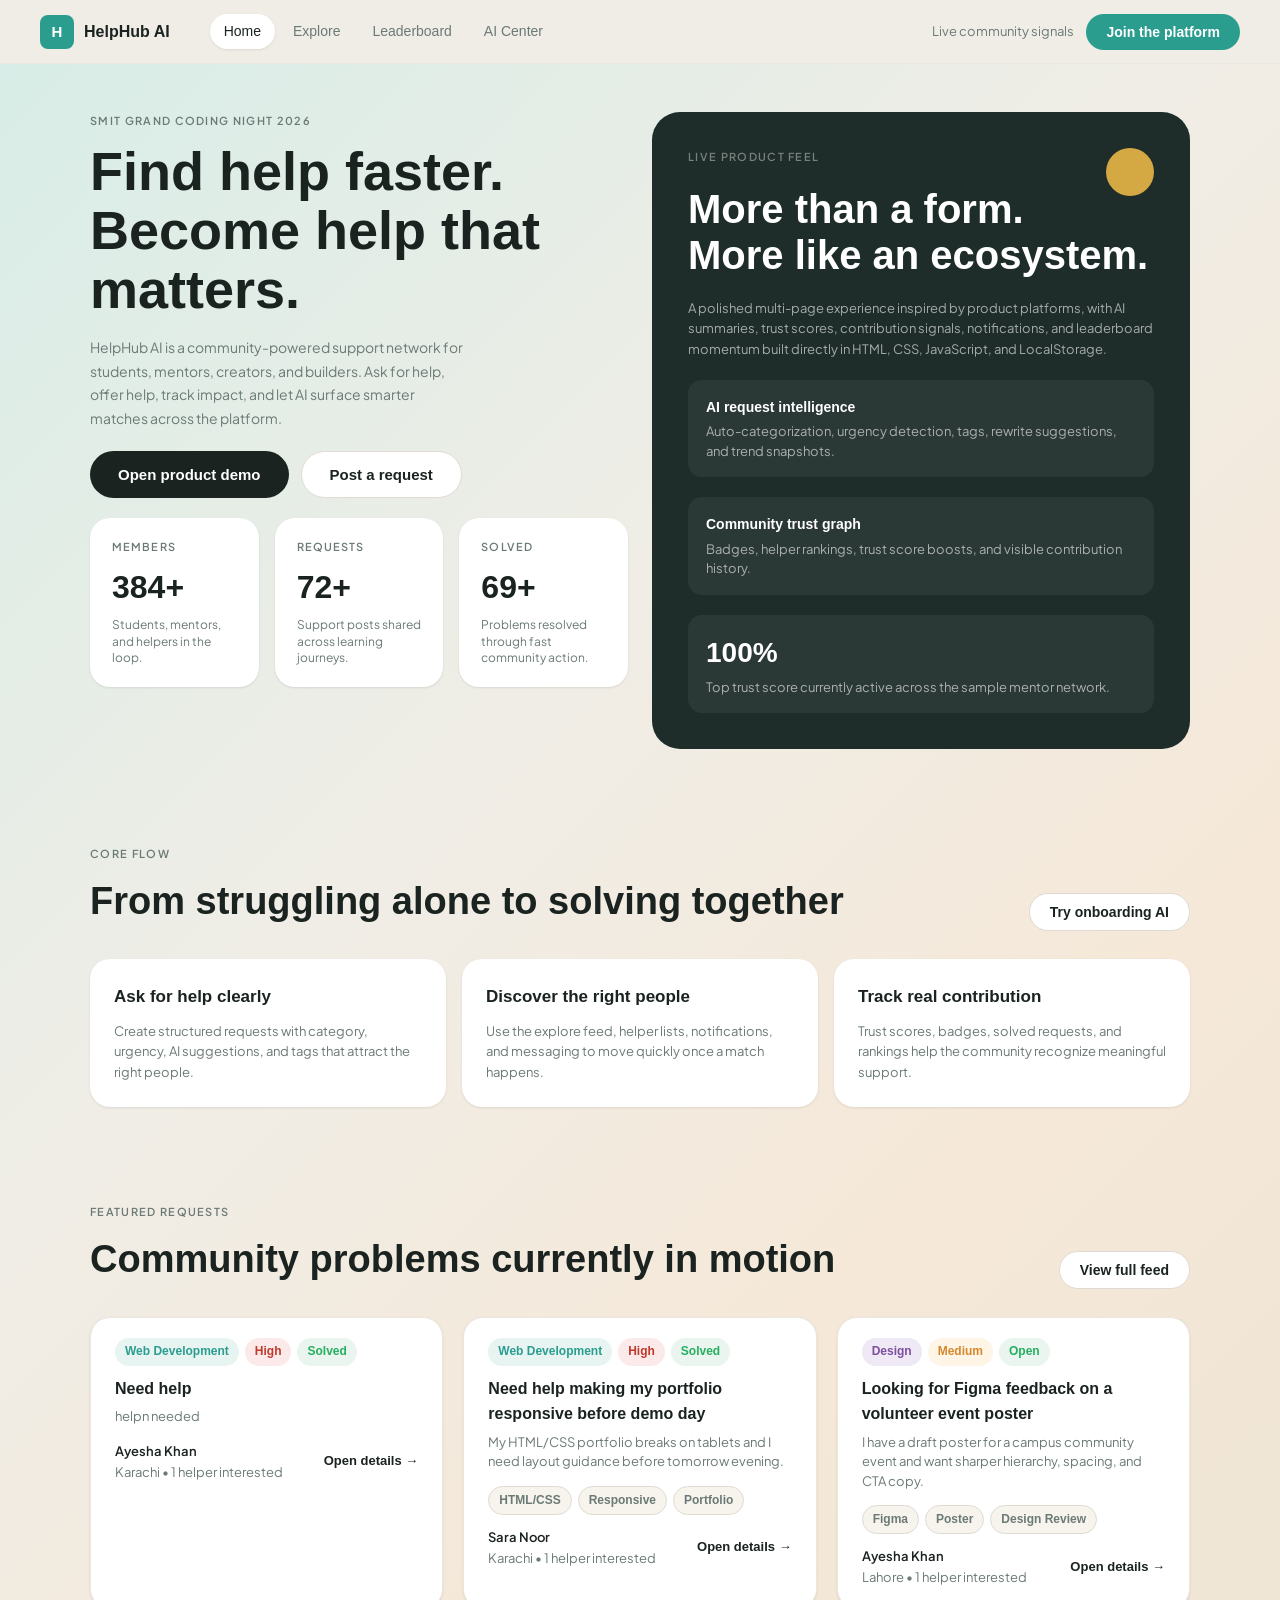
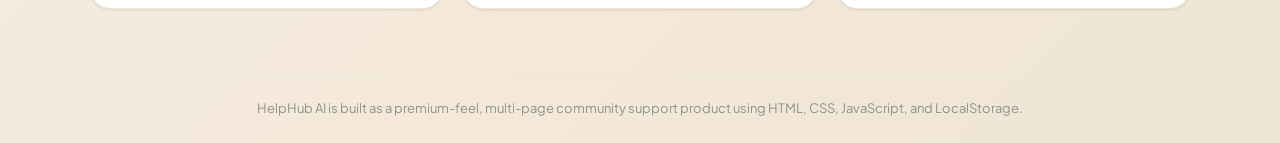
<file: index.html>
<!doctype html>
<html lang="en">
  <head>
    <meta charset="UTF-8" />
    <meta name="viewport" content="width=device-width, initial-scale=1.0" />
    <title>HelpHub-AI</title>
    <link rel="preconnect" href="https://fonts.googleapis.com" />
    <link rel="preconnect" href="https://fonts.gstatic.com" crossorigin />
    <link
      href="https://fonts.googleapis.com/css2?family=Plus+Jakarta+Sans:wght@400;500;600;700;800&family=Space+Grotesk:wght@500;700&display=swap"
      rel="stylesheet"
    />

  </head>
  <body>
    <!-- NAVBAR -->
    <nav class="navbar" id="navbar">
      <div class="navbar__inner">
        <div class="navbar__brand" onclick="navigateTo('home')">
          <div class="navbar__logo">H</div>
          HelpHub AI
        </div>
        <div class="navbar__links" id="nav-links">
          <span class="navbar__link active" data-page="home">Home</span>
          <span class="navbar__link" data-page="explore">Explore</span>
          <span class="navbar__link" data-page="leaderboard">Leaderboard</span>
          <span class="navbar__link" data-page="ai-center">AI Center</span>
        </div>
        <div class="navbar__actions" id="nav-actions">
          <span class="navbar__signal">Live community signals</span>
          <button class="btn btn--primary" onclick="navigateTo('login')">
            Join the platform
          </button>
        </div>
        <button class="navbar__hamburger" id="hamburger" aria-label="Menu">
          <span></span><span></span><span></span>
        </button>
      </div>
    </nav>

    <!-- MOBILE NAV -->
    <div class="mobile-nav" id="mobile-nav">
      <span class="mobile-nav__link" data-page="home">Home</span>
      <span class="mobile-nav__link" data-page="explore">Explore</span>
      <span class="mobile-nav__link" data-page="leaderboard">Leaderboard</span>
      <span class="mobile-nav__link" data-page="ai-center">AI Center</span>
      <span class="mobile-nav__link" data-page="messages">Messages</span>
      <span class="mobile-nav__link" data-page="notifications"
        >Notifications</span
      >
      <span class="mobile-nav__link" data-page="profile">Profile</span>
      <span class="mobile-nav__link" data-page="create">Post a Request</span>
      <span class="mobile-nav__link" data-page="login">Login / Signup</span>
    </div>

    <!-- ═══ PAGE: HOME ═══ -->
    <div class="page page-bg active" id="page-home">
      <div class="container home-hero">
        <div class="home-hero__grid">
          <div class="home-hero__left">
            <div>
              <p
                style="
                  font-size: 11px;
                  font-weight: 600;
                  letter-spacing: 0.12em;
                  text-transform: uppercase;
                  color: var(--color-text-muted);
                  margin-bottom: 12px;
                "
              >
                SMIT GRAND CODING NIGHT 2026
              </p>
              <h1 class="home-hero__title">
                Find help faster.<br />Become help that matters.
              </h1>
              <p class="home-hero__desc">
                HelpHub AI is a community-powered support network for students,
                mentors, creators, and builders. Ask for help, offer help, track
                impact, and let AI surface smarter matches across the platform.
              </p>
            </div>
            <div class="home-hero__cta">
              <button
                class="btn btn--dark btn--lg"
                onclick="navigateTo('login')"
              >
                Open product demo
              </button>
              <button
                class="btn btn--outline btn--lg"
                onclick="navigateTo('create')"
              >
                Post a request
              </button>
            </div>
            <div class="home-hero__stats">
              <div class="home-stat">
                <div class="home-stat__label">Members</div>
                <div class="home-stat__value">384+</div>
                <div class="home-stat__desc">
                  Students, mentors, and helpers in the loop.
                </div>
              </div>
              <div class="home-stat">
                <div class="home-stat__label">Requests</div>
                <div class="home-stat__value">72+</div>
                <div class="home-stat__desc">
                  Support posts shared across learning journeys.
                </div>
              </div>
              <div class="home-stat">
                <div class="home-stat__label">Solved</div>
                <div class="home-stat__value">69+</div>
                <div class="home-stat__desc">
                  Problems resolved through fast community action.
                </div>
              </div>
            </div>
          </div>
          <div class="home-hero__right">
            <div class="home-hero__right-dot"></div>
            <p class="home-hero__right-label">LIVE PRODUCT FEEL</p>
            <h2 class="home-hero__right-title">
              More than a form.<br />More like an ecosystem.
            </h2>
            <p class="home-hero__right-desc">
              A polished multi-page experience inspired by product platforms,
              with AI summaries, trust scores, contribution signals,
              notifications, and leaderboard momentum built directly in HTML,
              CSS, JavaScript, and LocalStorage.
            </p>
            <div class="home-feature-item">
              <div class="home-feature-item__title">
                AI request intelligence
              </div>
              <div class="home-feature-item__desc">
                Auto-categorization, urgency detection, tags, rewrite
                suggestions, and trend snapshots.
              </div>
            </div>
            <div class="home-feature-item">
              <div class="home-feature-item__title">Community trust graph</div>
              <div class="home-feature-item__desc">
                Badges, helper rankings, trust score boosts, and visible
                contribution history.
              </div>
            </div>
            <div class="home-feature-item">
              <div class="home-pct">100%</div>
              <div class="home-feature-item__desc">
                Top trust score currently active across the sample mentor
                network.
              </div>
            </div>
          </div>
        </div>
        <section class="home-flow">
          <div class="home-flow__header">
            <div>
              <p class="home-flow__label">CORE FLOW</p>
              <h2 class="home-flow__title">
                From struggling alone to solving together
              </h2>
            </div>
            <button class="btn btn--outline" onclick="navigateTo('login')">
              Try onboarding AI
            </button>
          </div>
          <div class="home-flow__grid">
            <div class="flow-card">
              <div class="flow-card__title">Ask for help clearly</div>
              <div class="flow-card__desc">
                Create structured requests with category, urgency, AI
                suggestions, and tags that attract the right people.
              </div>
            </div>
            <div class="flow-card">
              <div class="flow-card__title">Discover the right people</div>
              <div class="flow-card__desc">
                Use the explore feed, helper lists, notifications, and messaging
                to move quickly once a match happens.
              </div>
            </div>
            <div class="flow-card">
              <div class="flow-card__title">Track real contribution</div>
              <div class="flow-card__desc">
                Trust scores, badges, solved requests, and rankings help the
                community recognize meaningful support.
              </div>
            </div>
          </div>
        </section>
        <section class="home-featured">
          <div class="home-featured__header">
            <div>
              <p class="home-featured__label">FEATURED REQUESTS</p>
              <h2 class="home-featured__title">
                Community problems currently in motion
              </h2>
            </div>
            <button class="btn btn--outline" onclick="navigateTo('explore')">
              View full feed
            </button>
          </div>
          <div class="grid-3" id="home-featured-grid"></div>
        </section>
      </div>
      <footer class="home-footer">
        HelpHub AI is built as a premium-feel, multi-page community support
        product using HTML, CSS, JavaScript, and LocalStorage.
      </footer>
    </div>

    <!-- ═══ PAGE: LOGIN ═══ -->
    <div class="page page-bg" id="page-login">
      <div class="login-content">
        <div class="login-grid">
          <div class="login-left">
            <p class="login-left__label">COMMUNITY ACCESS</p>
            <h2 class="login-left__title">Enter the support network.</h2>
            <p class="login-left__desc">
              Choose a demo identity, set your role, and jump into a multi-page
              product flow designed for asking, offering, and tracking help with
              a premium interface.
            </p>
            <div class="login-left__features">
              <div class="login-left__feature">
                Role-based entry for Need Help, Can Help, or Both
              </div>
              <div class="login-left__feature">
                Direct path into dashboard, requests, AI Center, and community
                feed
              </div>
              <div class="login-left__feature">
                Persistent demo session powered by LocalStorage
              </div>
            </div>
          </div>
          <div class="login-right">
            <p class="login-right__label">LOGIN / SIGNUP</p>
            <h2 class="login-right__title">
              Authenticate your community profile
            </h2>
            <div class="login-form">
              <div class="form-group">
                <label class="form-label">Select demo user</label>
                <select class="form-select" id="login-user">
                  <option value="Ayesha Khan">Ayesha Khan</option>
                  <option value="Hassan Ali">Hassan Ali</option>
                  <option value="Sara Noor">Sara Noor</option>
                </select>
              </div>
              <div class="form-group">
                <label class="form-label">Role selection</label>
                <select class="form-select">
                  <option value="both">Both</option>
                  <option value="need-help">Need Help</option>
                  <option value="can-help">Can Help</option>
                </select>
              </div>
              <div class="login-row">
                <div class="form-group">
                  <label class="form-label">Email</label
                  ><input
                    class="form-input"
                    type="email"
                    value="community@helphub.ai"
                  />
                </div>
                <div class="form-group">
                  <label class="form-label">Password</label
                  ><input class="form-input" type="password" value="12345678" />
                </div>
              </div>
              <button class="btn btn--primary btn--full btn--lg" id="login-btn">
                Continue to dashboard
              </button>
            </div>
          </div>
        </div>
      </div>
    </div>

    <!-- ═══ PAGE: DASHBOARD ═══ -->
    <div class="page page-bg" id="page-dashboard">
      <div class="container dashboard-page">
        <div class="dashboard-hero">
          <p class="dashboard-hero__label">DASHBOARD</p>
          <h1 class="dashboard-hero__title">
            Your community impact at a glance.
          </h1>
          <p class="dashboard-hero__subtitle">
            Track your requests, helper activity, trust score, and contribution
            signals from one place.
          </p>
        </div>
        <div class="dashboard-grid">
          <div class="dashboard-stats">
            <div class="dashboard-stat">
              <div class="dashboard-stat__label">TRUST SCORE</div>
              <div class="dashboard-stat__value">100%</div>
              <div class="dashboard-stat__desc">
                Top trust score active across the mentor network.
              </div>
            </div>
            <div class="dashboard-stat">
              <div class="dashboard-stat__label">CONTRIBUTIONS</div>
              <div class="dashboard-stat__value">35</div>
              <div class="dashboard-stat__desc">
                Helps offered, solved, and tracked.
              </div>
            </div>
            <div class="dashboard-stat">
              <div class="dashboard-stat__label">REQUESTS</div>
              <div class="dashboard-stat__value">4</div>
              <div class="dashboard-stat__desc">
                Active and resolved posts in the community.
              </div>
            </div>
            <div class="dashboard-stat">
              <div class="dashboard-stat__label">BADGES</div>
              <div class="dashboard-stat__value">3</div>
              <div class="dashboard-stat__desc">
                Design Ally · Fast Responder · Top Mentor
              </div>
            </div>
          </div>
          <div>
            <div class="card" style="margin-bottom: 16px">
              <div class="card__label">QUICK ACTIONS</div>
              <h3
                class="card__title"
                style="font-size: 20px; margin-bottom: 16px"
              >
                What would you like to do?
              </h3>
              <div style="display: flex; flex-direction: column; gap: 10px">
                <button
                  class="btn btn--primary btn--full"
                  onclick="navigateTo('create')"
                >
                  Post a new request
                </button>
                <button
                  class="btn btn--outline btn--full"
                  onclick="navigateTo('explore')"
                >
                  Browse community feed
                </button>
                <button
                  class="btn btn--outline btn--full"
                  onclick="navigateTo('messages')"
                >
                  View messages
                </button>
                <button
                  class="btn btn--outline btn--full"
                  onclick="navigateTo('profile')"
                >
                  Edit profile
                </button>
              </div>
            </div>
            <div class="card">
              <div class="card__label">YOUR SKILLS</div>
              <div
                style="
                  display: flex;
                  flex-wrap: wrap;
                  gap: 8px;
                  margin-top: 8px;
                "
              >
                <span class="tag tag--web">Figma</span
                ><span class="tag tag--web">UI/UX</span
                ><span class="tag tag--web">HTML/CSS</span
                ><span class="tag tag--career">Career Guidance</span>
              </div>
            </div>
          </div>
        </div>
        <h2 class="dashboard-requests__title">Recent community requests</h2>
        <div class="grid-3" id="dashboard-req-grid"></div>
      </div>
    </div>

    <!-- ═══ PAGE: EXPLORE ═══ -->
    <div class="page page-bg" id="page-explore">
      <div class="container explore-page">
        <div class="hero-card" style="margin-bottom: 28px">
          <p class="hero-card__label">EXPLORE / FEED</p>
          <h1 class="hero-card__title">
            Browse help requests with filterable community context.
          </h1>
          <p class="hero-card__subtitle">
            Filter by category, urgency, skills, and location to surface the
            best matches.
          </p>
        </div>
        <div class="explore-grid">
          <aside class="explore-filters">
            <h2 class="explore-filters__title">Refine the feed</h2>
            <div class="filter-group">
              <div class="filter-group__label">Category</div>
              <select class="form-select" id="filter-category">
                <option value="">All categories</option>
                <option value="Web Development">Web Development</option>
                <option value="Design">Design</option>
                <option value="Career">Career</option>
              </select>
            </div>
            <div class="filter-group">
              <div class="filter-group__label">Urgency</div>
              <select class="form-select" id="filter-urgency">
                <option value="">All urgency levels</option>
                <option value="High">High</option>
                <option value="Medium">Medium</option>
                <option value="Low">Low</option>
              </select>
            </div>
            <div class="filter-group">
              <div class="filter-group__label">Skills</div>
              <input
                class="form-input"
                id="filter-skills"
                placeholder="React, Figma, Git/GitHub"
              />
            </div>
            <div class="filter-group">
              <div class="filter-group__label">Location</div>
              <input
                class="form-input"
                id="filter-location"
                placeholder="Karachi, Lahore, Remote"
              />
            </div>
          </aside>
          <div class="explore-feed" id="explore-feed"></div>
        </div>
      </div>
    </div>

    <!-- ═══ PAGE: AI CENTER ═══ -->
    <div class="page page-bg" id="page-ai-center">
      <div class="container ai-page">
        <div class="hero-card" style="margin-bottom: 28px">
          <p class="hero-card__label">AI CENTER</p>
          <h1 class="hero-card__title">
            See what the platform intelligence is noticing.
          </h1>
          <p class="hero-card__subtitle">
            AI-like insights summarize demand trends, helper readiness, urgency
            signals, and request recommendations.
          </p>
        </div>
        <div class="ai-stats-grid">
          <div class="ai-stat">
            <div class="ai-stat__label">TREND PULSE</div>
            <div
              class="ai-stat__value"
              style="font-size: 26px; line-height: 1.2"
            >
              Web Development
            </div>
            <div class="ai-stat__desc">
              Most common support area based on active community requests.
            </div>
          </div>
          <div class="ai-stat">
            <div class="ai-stat__label">URGENCY WATCH</div>
            <div class="ai-stat__value">2</div>
            <div class="ai-stat__desc">
              Requests currently flagged high priority by the urgency detector.
            </div>
          </div>
          <div class="ai-stat">
            <div class="ai-stat__label">MENTOR POOL</div>
            <div class="ai-stat__value">2</div>
            <div class="ai-stat__desc">
              Trusted helpers with strong response history and contribution
              signals.
            </div>
          </div>
        </div>
        <div class="ai-recommendations">
          <p class="ai-recommendations__label">AI RECOMMENDATIONS</p>
          <h2 class="ai-recommendations__title">Requests needing attention</h2>
          <div id="ai-rec-list"></div>
        </div>
      </div>
    </div>

    <!-- ═══ PAGE: MESSAGES ═══ -->
    <div class="page page-bg" id="page-messages">
      <div class="container messages-page">
        <div class="hero-card" style="margin-bottom: 28px">
          <p class="hero-card__label">INTERACTION / MESSAGING</p>
          <h1 class="hero-card__title">
            Keep support moving through direct communication.
          </h1>
          <p class="hero-card__subtitle">
            Basic messaging gives helpers and requesters a clear follow-up path
            once a match happens.
          </p>
        </div>
        <div class="messages-grid">
          <div class="messages-stream">
            <p class="messages-stream__label">CONVERSATION STREAM</p>
            <h2 class="messages-stream__title">Recent messages</h2>
            <div id="message-stream"></div>
          </div>
          <div class="messages-compose">
            <div>
              <p class="messages-compose__label">SEND MESSAGE</p>
              <h2 class="messages-compose__title">Start a conversation</h2>
            </div>
            <div class="form-group">
              <label class="form-label">To</label>
              <select class="form-select" id="msg-to">
                <option value="Ayesha Khan">Ayesha Khan</option>
                <option value="Hassan Ali">Hassan Ali</option>
                <option value="Sara Noor">Sara Noor</option>
              </select>
            </div>
            <div class="form-group">
              <label class="form-label">Message</label
              ><textarea
                class="form-textarea"
                id="msg-input"
                placeholder="Share support details, ask for files, or suggest next steps."
                style="min-height: 150px"
              ></textarea>
            </div>
            <button
              class="btn btn--primary btn--full btn--lg"
              id="send-msg-btn"
            >
              Send
            </button>
          </div>
        </div>
      </div>
    </div>

    <!-- ═══ PAGE: PROFILE ═══ -->
    <div class="page page-bg" id="page-profile">
      <div class="container profile-page">
        <div class="hero-card" style="margin-bottom: 28px">
          <p class="hero-card__label">PROFILE</p>
          <h1 class="hero-card__title">Ayesha Khan</h1>
          <p
            style="
              font-size: 15px;
              color: rgba(255, 255, 255, 0.6);
              margin-top: 8px;
            "
          >
            Both • Karachi
          </p>
        </div>
        <div class="profile-grid">
          <div class="profile-public">
            <p class="profile-public__label">PUBLIC PROFILE</p>
            <h2 class="profile-public__title">Skills and reputation</h2>
            <div class="profile-stat-row">
              <span>Trust score</span
              ><span class="profile-stat-row__value">100%</span>
            </div>
            <div class="profile-stat-row">
              <span>Contributions</span
              ><span class="profile-stat-row__value">35</span>
            </div>
            <div class="profile-skill-group">
              <div class="profile-skill-group__label">Skills</div>
              <div class="profile-skills">
                <span class="tag tag--web">Figma</span
                ><span class="tag tag--web">UI/UX</span
                ><span class="tag tag--web">HTML/CSS</span
                ><span class="tag tag--career">Career Guidance</span>
              </div>
            </div>
            <div class="profile-skill-group" style="border-bottom: none">
              <div class="profile-skill-group__label">Badges</div>
              <div class="profile-skills">
                <span class="tag tag--generic">Design Ally</span
                ><span class="tag tag--generic">Fast Responder</span
                ><span class="tag tag--generic">Top Mentor</span>
              </div>
            </div>
          </div>
          <div class="profile-edit">
            <p class="profile-edit__label">EDIT PROFILE</p>
            <h2 class="profile-edit__title">Update your identity</h2>
            <div class="profile-edit-form">
              <div class="profile-row">
                <div class="form-group">
                  <label class="form-label">Name</label
                  ><input class="form-input" type="text" value="Ayesha Khan" />
                </div>
                <div class="form-group">
                  <label class="form-label">Location</label
                  ><input class="form-input" type="text" value="Karachi" />
                </div>
              </div>
              <div class="form-group">
                <label class="form-label">Skills</label
                ><input
                  class="form-input"
                  type="text"
                  value="Figma, UI/UX, HTML/CSS, Career Guidance"
                />
              </div>
              <div class="form-group">
                <label class="form-label">Interests</label
                ><input
                  class="form-input"
                  type="text"
                  value="Hackathons, UI/UX, Community Building"
                />
              </div>
              <button
                class="btn btn--primary btn--full btn--lg"
                onclick="showToast('Profile saved successfully!')"
              >
                Save profile
              </button>
            </div>
          </div>
        </div>
      </div>
    </div>

    <!-- ═══ PAGE: LEADERBOARD ═══ -->
    <div class="page page-bg" id="page-leaderboard">
      <div class="container leaderboard-page">
        <div class="hero-card" style="margin-bottom: 28px">
          <p class="hero-card__label">LEADERBOARD</p>
          <h1 class="hero-card__title">
            Recognize the people who keep the community moving.
          </h1>
          <p class="hero-card__subtitle">
            Trust score, contribution count, and badges create visible momentum
            for reliable helpers.
          </p>
        </div>
        <div class="leaderboard-grid">
          <div class="leaderboard-rankings">
            <p class="leaderboard-rankings__label">TOP HELPERS</p>
            <h2 class="leaderboard-rankings__title">Rankings</h2>
            <div id="rank-list"></div>
          </div>
          <div class="leaderboard-badges">
            <p class="leaderboard-badges__label">BADGE SYSTEM</p>
            <h2 class="leaderboard-badges__title">Trust and achievement</h2>
            <div id="badge-list"></div>
          </div>
        </div>
      </div>
    </div>

    <!-- ═══ PAGE: NOTIFICATIONS ═══ -->
    <div class="page page-bg" id="page-notifications">
      <div class="container notifications-page">
        <div class="hero-card" style="margin-bottom: 28px">
          <p class="hero-card__label">NOTIFICATIONS</p>
          <h1 class="hero-card__title">
            Stay updated on requests, helpers, and trust signals.
          </h1>
        </div>
        <div class="notifications-feed">
          <p class="notifications-feed__label">LIVE UPDATES</p>
          <h2 class="notifications-feed__title">Notification feed</h2>
          <div id="notif-feed"></div>
        </div>
      </div>
    </div>

    <!-- ═══ PAGE: CREATE REQUEST ═══ -->
    <div class="page page-bg" id="page-create">
      <div class="container create-page">
        <div class="hero-card" style="margin-bottom: 28px">
          <p class="hero-card__label">CREATE REQUEST</p>
          <h1 class="hero-card__title">
            Turn a rough problem into a clear help request.
          </h1>
          <p class="hero-card__subtitle">
            Use built-in AI suggestions for category, urgency, tags, and a
            stronger description rewrite.
          </p>
        </div>
        <div class="create-grid">
          <div class="create-form-card">
            <div class="form-group">
              <label class="form-label">Title</label
              ><input
                class="form-input"
                type="text"
                id="cr-title"
                placeholder="Need review on my JavaScript quiz app before submission"
              />
            </div>
            <div class="form-group">
              <label class="form-label">Description</label
              ><textarea
                class="form-textarea"
                id="cr-desc"
                placeholder="Explain the challenge, your current progress, deadline, and what kind of help would be useful."
                style="min-height: 140px"
              ></textarea>
            </div>
            <div class="create-form-row">
              <div class="form-group">
                <label class="form-label">Tags</label
                ><input
                  class="form-input"
                  type="text"
                  id="cr-tags"
                  placeholder="JavaScript, Debugging, Review"
                />
              </div>
              <div class="form-group">
                <label class="form-label">Category</label>
                <select class="form-select" id="cr-category">
                  <option value="Web Development">Web Development</option>
                  <option value="Design">Design</option>
                  <option value="Career">Career</option>
                  <option value="General">General</option>
                </select>
              </div>
            </div>
            <div class="form-group">
              <label class="form-label">Urgency</label>
              <select class="form-select" id="cr-urgency">
                <option value="High">High</option>
                <option value="Medium">Medium</option>
                <option value="Low">Low</option>
              </select>
            </div>
            <div class="create-form-actions">
              <button class="btn btn--outline" id="cr-ai-btn">
                Apply AI suggestions
              </button>
              <button class="btn btn--primary" id="cr-publish-btn">
                Publish request
              </button>
            </div>
          </div>
          <div class="ai-assistant-card">
            <p class="ai-assistant-card__label">AI ASSISTANT</p>
            <h2 class="ai-assistant-card__title">Smart request guidance</h2>
            <div class="ai-hint-row">
              <span class="ai-hint-row__label">Suggested category</span
              ><span class="ai-hint-row__value" id="hint-category"
                >Community</span
              >
            </div>
            <div class="ai-hint-row">
              <span class="ai-hint-row__label">Detected urgency</span
              ><span class="ai-hint-row__value" id="hint-urgency">Low</span>
            </div>
            <div class="ai-hint-row">
              <span class="ai-hint-row__label">Suggested tags</span
              ><span class="ai-hint-row__value hint"
                >Add more detail for smarter tags</span
              >
            </div>
            <div class="ai-hint-row">
              <span class="ai-hint-row__label">Rewrite suggestion</span
              ><span class="ai-hint-row__value hint"
                >Start describing the challenge to generate a stronger
                version.</span
              >
            </div>
          </div>
        </div>
      </div>
    </div>

    <!-- ═══ PAGE: DETAIL ═══ -->
    <div class="page page-bg" id="page-detail">
      <div class="container detail-page">
        <div class="hero-card" id="detail-hero" style="margin-bottom: 28px">
          <div
            id="detail-hero-tags"
            style="
              display: flex;
              gap: 8px;
              margin-bottom: 16px;
              flex-wrap: wrap;
            "
          ></div>
          <h1
            class="hero-card__title"
            id="detail-hero-title"
            style="font-size: clamp(28px, 4vw, 46px)"
          ></h1>
          <p
            class="hero-card__subtitle"
            id="detail-hero-desc"
            style="margin-top: 12px"
          ></p>
        </div>
        <div class="detail-grid">
          <div style="display: flex; flex-direction: column; gap: 20px">
            <div class="detail-card">
              <p class="detail-card__label">AI SUMMARY</p>
              <div class="detail-brand">
                <div class="detail-brand__logo">H</div>
                <span class="detail-brand__name">HelpHub AI</span>
              </div>
              <div class="detail-ai-text" id="detail-ai"></div>
            </div>
            <div class="detail-card">
              <p class="detail-card__label">ACTIONS</p>
              <div class="detail-actions">
                <button class="btn btn--primary btn--lg" id="detail-can-help">
                  I can help
                </button>
                <button class="btn btn--outline btn--lg" id="detail-solved">
                  Mark as solved
                </button>
              </div>
            </div>
          </div>
          <div style="display: flex; flex-direction: column; gap: 20px">
            <div class="detail-card">
              <p class="detail-card__label">REQUESTER</p>
              <div
                style="
                  display: flex;
                  align-items: center;
                  gap: 14px;
                  padding: 12px 0;
                "
              >
                <div class="avatar avatar--orange">SN</div>
                <div>
                  <div style="font-weight: 700">Sara Noor</div>
                  <div style="font-size: 13px; color: var(--color-text-muted)">
                    Remote • Career seeker
                  </div>
                </div>
              </div>
            </div>
            <div class="detail-card">
              <p class="detail-card__label">HELPERS</p>
              <h3
                style="
                  font-family: var(--font-display);
                  font-size: 20px;
                  font-weight: 700;
                  margin-bottom: 14px;
                "
              >
                People ready to support
              </h3>
              <div class="detail-helpers" id="detail-helpers"></div>
            </div>
          </div>
        </div>
        <div style="margin-top: 24px">
          <button class="btn btn--outline" onclick="navigateTo('explore')">
            ← Back to explore
          </button>
        </div>
      </div>
    </div>

    <!-- TOAST -->
    <div class="toast" id="toast"></div>


    <style>
      @font-face {
  font-family: "Plus Jakarta Sans";
  src: url("plus-jakarta-sans_5_2_8_cyrillic-ext-200-italic.woff2")
    format("woff2");
  font-weight: 200;
  font-style: italic;
  font-display: swap;
}

:root {
  --color-bg: #f0ede6;
  --color-surface: #ffffff;
  --color-surface-alt: #f7f4ee;
  --color-dark: #1a2320;
  --color-dark-card: #1e2d29;
  --color-primary: #2a9d8f;
  --color-primary-hover: #238b7e;
  --color-text: #1a2320;
  --color-text-muted: #6b7a76;
  --color-text-light: #8a9490;
  --color-border: #e0dbd2;
  --color-border-light: #ebe7df;
  --color-tag-web: #e8f4f2;
  --color-tag-web-text: #2a9d8f;
  --color-tag-high: #fce9e9;
  --color-tag-high-text: #c0392b;
  --color-tag-solved: #e9f5ee;
  --color-tag-solved-text: #27ae60;
  --color-tag-design: #eee9f5;
  --color-tag-design-text: #7d4f9e;
  --color-tag-medium: #fef5e7;
  --color-tag-medium-text: #d4882d;
  --color-tag-open: #e9f5ee;
  --color-tag-open-text: #27ae60;
  --color-tag-career: #e9eef5;
  --color-tag-career-text: #2d5fa0;
  --color-tag-low: #f5f0e9;
  --color-tag-low-text: #7a6040;
  --font-display: "Syne", sans-serif;
  --font-body: "DM Sans", sans-serif;
  --font-para: "Plus Jakarta Sans", "DM Sans", sans-serif;
  --radius-sm: 8px;
  --radius-md: 14px;
  --radius-lg: 20px;
  --radius-xl: 28px;
  --radius-pill: 999px;
  --shadow-sm: 0 1px 3px rgba(0, 0, 0, 0.06), 0 1px 2px rgba(0, 0, 0, 0.04);
  --shadow-md: 0 4px 16px rgba(0, 0, 0, 0.08), 0 2px 4px rgba(0, 0, 0, 0.04);
  --shadow-lg: 0 8px 32px rgba(0, 0, 0, 0.1), 0 4px 8px rgba(0, 0, 0, 0.06);
  --transition: 0.2s ease;
  --nav-height: 64px;
}
*,
*::before,
*::after {
  box-sizing: border-box;
  margin: 0;
  padding: 0;
}
html {
  scroll-behavior: smooth;
}
body {
  font-family: var(--font-body);
  background: var(--color-bg);
  color: var(--color-text);
  font-size: 15px;
  line-height: 1.6;
  min-height: 100vh;
  -webkit-font-smoothing: antialiased;
}

/* Paragraphs and small text use Plus Jakarta Sans */
p {
  font-family: var(--font-para);
}
.home-hero__desc,
.home-hero__right-desc,
.hero-card__subtitle,
.home-stat__desc,
.home-feature-item__desc,
.flow-card__desc,
.login-left__desc,
.req-card__desc,
.req-card__meta,
.detail-ai-text,
.rank-item__skills,
.rank-item__contribs,
.badge-item__badges,
.notif-item__meta,
.helper-card__skills,
.navbar__signal,
.home-footer,
.home-stat__label,
.home-stat__value,
.notif-item__title,
.ai-hint-row__value,
.ai-hint-row__label,
.form-label,
.detail-brand__name {
  font-family: var(--font-para);
}
img {
  max-width: 100%;
  display: block;
}
a {
  text-decoration: none;
  color: inherit;
}
button {
  cursor: pointer;
  font-family: var(--font-body);
}
input,
textarea,
select {
  font-family: var(--font-body);
}
ul {
  list-style: none;
}

/* Page System */
.page {
  display: none;
  min-height: 100vh;
}
.page.active {
  display: block;
}
.page-bg {
  background: linear-gradient(
    135deg,
    #d8ede7 0%,
    #f0ede6 40%,
    #f5e8d8 70%,
    #eee5d5 100%
  );
  min-height: 100vh;
}

/* Navbar */
.navbar {
  position: sticky;
  top: 0;
  z-index: 100;
  height: var(--nav-height);
  display: flex;
  align-items: center;
  padding: 0 32px;
  background: rgba(240, 237, 230, 0.92);
  backdrop-filter: blur(12px);
  -webkit-backdrop-filter: blur(12px);
  border-bottom: 1px solid var(--color-border-light);
}
.navbar__inner {
  width: 100%;
  max-width: 1200px;
  margin: 0 auto;
  display: flex;
  align-items: center;
}
.navbar__brand {
  display: flex;
  align-items: center;
  gap: 10px;
  font-family: var(--font-display);
  font-weight: 700;
  font-size: 16px;
  color: var(--color-text);
  margin-right: 40px;
  cursor: pointer;
  flex-shrink: 0;
}
.navbar__logo {
  width: 34px;
  height: 34px;
  background: var(--color-primary);
  border-radius: var(--radius-sm);
  display: flex;
  align-items: center;
  justify-content: center;
  color: #fff;
  font-family: var(--font-display);
  font-weight: 800;
  font-size: 15px;
}
.navbar__links {
  display: flex;
  align-items: center;
  gap: 4px;
  flex: 1;
}
.navbar__link {
  padding: 6px 14px;
  border-radius: var(--radius-pill);
  font-size: 14px;
  font-weight: 500;
  color: var(--color-text-muted);
  transition: all var(--transition);
  cursor: pointer;
  white-space: nowrap;
}
.navbar__link:hover {
  color: var(--color-text);
  background: rgba(0, 0, 0, 0.05);
}
.navbar__link.active {
  background: var(--color-surface);
  color: var(--color-text);
  box-shadow: var(--shadow-sm);
}
.navbar__actions {
  display: flex;
  align-items: center;
  gap: 12px;
  margin-left: auto;
  flex-shrink: 0;
}
.navbar__signal {
  font-size: 13px;
  color: var(--color-text-muted);
  cursor: pointer;
}
.navbar__hamburger {
  display: none;
  flex-direction: column;
  gap: 5px;
  background: none;
  border: none;
  padding: 4px;
  cursor: pointer;
  margin-left: 12px;
}
.navbar__hamburger span {
  display: block;
  width: 22px;
  height: 2px;
  background: var(--color-text);
  border-radius: 2px;
  transition: all var(--transition);
}

/* Mobile Nav */
.mobile-nav {
  display: none;
  position: fixed;
  top: var(--nav-height);
  left: 0;
  right: 0;
  background: var(--color-surface);
  border-bottom: 1px solid var(--color-border);
  padding: 16px 24px;
  flex-direction: column;
  gap: 4px;
  z-index: 99;
  box-shadow: var(--shadow-md);
}
.mobile-nav.open {
  display: flex;
}
.mobile-nav__link {
  padding: 12px 16px;
  border-radius: var(--radius-md);
  font-size: 15px;
  font-weight: 500;
  color: var(--color-text-muted);
  cursor: pointer;
  transition: all var(--transition);
}
.mobile-nav__link:hover,
.mobile-nav__link.active {
  background: var(--color-surface-alt);
  color: var(--color-text);
}

/* Buttons */
.btn {
  display: inline-flex;
  align-items: center;
  justify-content: center;
  gap: 8px;
  padding: 10px 20px;
  border-radius: var(--radius-pill);
  font-size: 14px;
  font-weight: 600;
  border: none;
  transition: all var(--transition);
  cursor: pointer;
  white-space: nowrap;
}
.btn--primary {
  background: var(--color-primary);
  color: #fff;
}
.btn--primary:hover {
  background: var(--color-primary-hover);
  transform: translateY(-1px);
  box-shadow: 0 4px 12px rgba(42, 157, 143, 0.3);
}
.btn--outline {
  background: #fff;
  color: var(--color-text);
  border: 1.5px solid var(--color-border);
}
.btn--outline:hover {
  border-color: var(--color-text);
}
.btn--dark {
  background: var(--color-dark);
  color: #fff;
}
.btn--dark:hover {
  background: #2a3d38;
}
.btn--lg {
  padding: 14px 28px;
  font-size: 15px;
}
.btn--full {
  width: 100%;
}

/* Hero Card */
.hero-card {
  background: var(--color-dark-card);
  border-radius: var(--radius-xl);
  padding: 56px 56px 60px;
  color: #fff;
  position: relative;
  overflow: hidden;
}
.hero-card__label {
  font-size: 11px;
  font-weight: 600;
  letter-spacing: 0.12em;
  text-transform: uppercase;
  color: rgba(255, 255, 255, 0.5);
  margin-bottom: 20px;
}
.hero-card__title {
  font-family: var(--font-display);
  font-size: clamp(36px, 5vw, 56px);
  font-weight: 800;
  line-height: 1.1;
  margin-bottom: 16px;
}
.hero-card__subtitle {
  font-size: 15px;
  color: rgba(255, 255, 255, 0.65);
  max-width: 520px;
  line-height: 1.6;
}

/* Card */
.card {
  background: var(--color-surface);
  border-radius: var(--radius-lg);
  padding: 28px;
  box-shadow: var(--shadow-sm);
}
.card__label {
  font-size: 11px;
  font-weight: 600;
  letter-spacing: 0.12em;
  text-transform: uppercase;
  color: var(--color-primary);
  margin-bottom: 12px;
}
.card__title {
  font-family: var(--font-display);
  font-size: clamp(22px, 3vw, 32px);
  font-weight: 700;
  line-height: 1.2;
  margin-bottom: 8px;
}

/* Tags */
.tag {
  display: inline-flex;
  align-items: center;
  padding: 4px 10px;
  border-radius: var(--radius-pill);
  font-size: 12px;
  font-weight: 600;
}
.tag--web {
  background: var(--color-tag-web);
  color: var(--color-tag-web-text);
}
.tag--high {
  background: var(--color-tag-high);
  color: var(--color-tag-high-text);
}
.tag--solved {
  background: var(--color-tag-solved);
  color: var(--color-tag-solved-text);
}
.tag--design {
  background: var(--color-tag-design);
  color: var(--color-tag-design-text);
}
.tag--medium {
  background: var(--color-tag-medium);
  color: var(--color-tag-medium-text);
}
.tag--open {
  background: var(--color-tag-open);
  color: var(--color-tag-open-text);
}
.tag--career {
  background: var(--color-tag-career);
  color: var(--color-tag-career-text);
}
.tag--low {
  background: var(--color-tag-low);
  color: var(--color-tag-low-text);
}
.tag--generic {
  background: var(--color-surface-alt);
  color: var(--color-text-muted);
  border: 1px solid var(--color-border);
}

/* Forms */
.form-group {
  display: flex;
  flex-direction: column;
  gap: 6px;
}
.form-label {
  font-size: 13px;
  font-weight: 500;
  color: var(--color-text-muted);
}
.form-input,
.form-select,
.form-textarea {
  width: 100%;
  padding: 11px 14px;
  border: 1.5px solid var(--color-border);
  border-radius: var(--radius-md);
  font-size: 14px;
  color: var(--color-text);
  background: var(--color-surface);
  transition: border-color var(--transition);
  outline: none;
  appearance: none;
  -webkit-appearance: none;
}
.form-input:focus,
.form-select:focus,
.form-textarea:focus {
  border-color: var(--color-primary);
  box-shadow: 0 0 0 3px rgba(42, 157, 143, 0.12);
}
.form-select {
  background-image: url("data:image/svg+xml,%3Csvg xmlns='http://www.w3.org/2000/svg' width='12' height='8' viewBox='0 0 12 8'%3E%3Cpath d='M1 1l5 5 5-5' stroke='%236b7a76' stroke-width='1.5' fill='none' stroke-linecap='round'/%3E%3C/svg%3E");
  background-repeat: no-repeat;
  background-position: right 14px center;
  padding-right: 38px;
}
.form-textarea {
  min-height: 120px;
  resize: vertical;
}

/* Request Card */
.req-card {
  background: var(--color-surface);
  border-radius: var(--radius-lg);
  padding: 20px 24px;
  box-shadow: var(--shadow-sm);
  border: 1px solid var(--color-border-light);
  transition: all var(--transition);
  cursor: pointer;
}
.req-card:hover {
  box-shadow: var(--shadow-md);
  transform: translateY(-2px);
  border-color: var(--color-border);
}
.req-card__tags {
  display: flex;
  flex-wrap: wrap;
  gap: 6px;
  margin-bottom: 10px;
}
.req-card__title {
  font-family: var(--font-display);
  font-size: 16px;
  font-weight: 700;
  margin-bottom: 6px;
}
.req-card__desc {
  font-size: 13px;
  color: var(--color-text-muted);
  margin-bottom: 14px;
  line-height: 1.5;
}
.req-card__footer {
  display: flex;
  align-items: center;
  justify-content: space-between;
}
.req-card__meta {
  font-size: 13px;
  color: var(--color-text-muted);
}
.req-card__meta strong {
  color: var(--color-text);
  font-weight: 600;
  display: block;
}
.req-card__action {
  font-size: 13px;
  font-weight: 600;
  color: var(--color-text);
}
.req-card__sub-tags {
  display: flex;
  flex-wrap: wrap;
  gap: 6px;
  margin-bottom: 12px;
}

/* Avatar */
.avatar {
  width: 40px;
  height: 40px;
  border-radius: var(--radius-pill);
  display: flex;
  align-items: center;
  justify-content: center;
  font-weight: 700;
  font-size: 14px;
  color: #fff;
  flex-shrink: 0;
}
.avatar--teal {
  background: #2a9d8f;
}
.avatar--dark {
  background: #1e2d29;
}
.avatar--orange {
  background: #e07b39;
}
.avatar--amber {
  background: #e0a53d;
}

/* Trust Badge */
.trust-badge {
  padding: 4px 10px;
  background: var(--color-surface-alt);
  border-radius: var(--radius-pill);
  font-size: 12px;
  font-weight: 600;
  color: var(--color-text-muted);
  border: 1px solid var(--color-border);
}
.trust-badge--green {
  background: var(--color-tag-solved);
  color: var(--color-tag-solved-text);
}

/* Layout */
.container {
  width: 100%;
  max-width: 1100px;
  margin: 0 auto;
  padding: 0 24px;
}
.grid-2 {
  display: grid;
  grid-template-columns: 1fr 1fr;
  gap: 24px;
}
.grid-3 {
  display: grid;
  grid-template-columns: repeat(3, 1fr);
  gap: 20px;
}

/* Toast */
.toast {
  position: fixed;
  bottom: 24px;
  right: 24px;
  background: var(--color-dark);
  color: #fff;
  padding: 14px 20px;
  border-radius: var(--radius-md);
  font-size: 14px;
  font-weight: 500;
  z-index: 9999;
  transform: translateY(100px);
  opacity: 0;
  transition: all 0.3s ease;
  max-width: 320px;
}
.toast.show {
  transform: translateY(0);
  opacity: 1;
}

/* ── HOME ───────────────────────────────────────────────────── */
.home-hero {
  padding: 48px 0 0;
}
.home-hero__grid {
  display: grid;
  grid-template-columns: 1fr 1fr;
  gap: 24px;
  margin-bottom: 48px;
}
.home-hero__left {
  display: flex;
  flex-direction: column;
  gap: 20px;
}
.home-hero__title {
  font-family: var(--font-display);
  font-size: clamp(36px, 5vw, 54px);
  font-weight: 800;
  line-height: 1.1;
  margin-bottom: 16px;
}
.home-hero__desc {
  font-size: 14px;
  color: var(--color-text-muted);
  line-height: 1.7;
  max-width: 380px;
}
.home-hero__cta {
  display: flex;
  gap: 12px;
  flex-wrap: wrap;
}
.home-hero__stats {
  display: grid;
  grid-template-columns: repeat(3, 1fr);
  gap: 16px;
}
.home-stat {
  background: var(--color-surface);
  border-radius: var(--radius-lg);
  padding: 20px 22px;
  box-shadow: var(--shadow-sm);
}
.home-stat__label {
  font-size: 11px;
  font-weight: 600;
  letter-spacing: 0.1em;
  text-transform: uppercase;
  color: var(--color-text-muted);
  margin-bottom: 6px;
}
.home-stat__value {
  font-family: var(--font-display);
  font-size: 32px;
  font-weight: 800;
  margin-bottom: 4px;
}
.home-stat__desc {
  font-size: 12px;
  color: var(--color-text-muted);
  line-height: 1.4;
}
.home-hero__right {
  background: var(--color-dark-card);
  border-radius: var(--radius-xl);
  padding: 36px;
  color: #fff;
  display: flex;
  flex-direction: column;
  gap: 20px;
  position: relative;
}
.home-hero__right-label {
  font-size: 11px;
  font-weight: 600;
  letter-spacing: 0.12em;
  text-transform: uppercase;
  color: rgba(255, 255, 255, 0.4);
}
.home-hero__right-title {
  font-family: var(--font-display);
  font-size: clamp(28px, 3.5vw, 40px);
  font-weight: 800;
  line-height: 1.15;
}
.home-hero__right-dot {
  width: 48px;
  height: 48px;
  background: #d4a843;
  border-radius: 50%;
  position: absolute;
  top: 36px;
  right: 36px;
}
.home-hero__right-desc {
  font-size: 13px;
  color: rgba(255, 255, 255, 0.6);
  line-height: 1.6;
}
.home-feature-item {
  background: rgba(255, 255, 255, 0.06);
  border-radius: var(--radius-md);
  padding: 16px 18px;
}
.home-feature-item__title {
  font-weight: 700;
  font-size: 14px;
  margin-bottom: 4px;
}
.home-feature-item__desc {
  font-size: 13px;
  color: rgba(255, 255, 255, 0.6);
  line-height: 1.5;
}
.home-pct {
  font-family: var(--font-display);
  font-size: 28px;
  font-weight: 800;
  margin-bottom: 2px;
}
.home-flow {
  padding: 48px 0;
}
.home-flow__header {
  display: flex;
  align-items: flex-end;
  justify-content: space-between;
  margin-bottom: 28px;
  flex-wrap: wrap;
  gap: 16px;
}
.home-flow__label {
  font-size: 11px;
  font-weight: 600;
  letter-spacing: 0.12em;
  text-transform: uppercase;
  color: var(--color-text-muted);
  margin-bottom: 8px;
}
.home-flow__title {
  font-family: var(--font-display);
  font-size: clamp(26px, 3.5vw, 38px);
  font-weight: 800;
}
.home-flow__grid {
  display: grid;
  grid-template-columns: repeat(3, 1fr);
  gap: 16px;
  margin-bottom: 48px;
}
.flow-card {
  background: var(--color-surface);
  border-radius: var(--radius-lg);
  padding: 24px;
  box-shadow: var(--shadow-sm);
}
.flow-card__title {
  font-family: var(--font-display);
  font-size: 17px;
  font-weight: 700;
  margin-bottom: 10px;
}
.flow-card__desc {
  font-size: 13px;
  color: var(--color-text-muted);
  line-height: 1.6;
}
.home-featured {
  padding-bottom: 64px;
}
.home-featured__header {
  display: flex;
  align-items: flex-end;
  justify-content: space-between;
  margin-bottom: 28px;
  flex-wrap: wrap;
  gap: 16px;
}
.home-featured__label {
  font-size: 11px;
  font-weight: 600;
  letter-spacing: 0.12em;
  text-transform: uppercase;
  color: var(--color-text-muted);
  margin-bottom: 8px;
}
.home-featured__title {
  font-family: var(--font-display);
  font-size: clamp(26px, 3.5vw, 38px);
  font-weight: 800;
}
.home-footer {
  text-align: center;
  padding: 24px;
  font-size: 13px;
  color: var(--color-text-light);
  border-top: 1px solid var(--color-border-light);
}

/* ── LOGIN ──────────────────────────────────────────────────── */
.login-content {
  flex: 1;
  display: flex;
  align-items: center;
  justify-content: center;
  padding: 48px 24px;
  min-height: calc(100vh - var(--nav-height));
}
.login-grid {
  display: grid;
  grid-template-columns: 1fr 1.2fr;
  gap: 0;
  max-width: 860px;
  width: 100%;
  border-radius: var(--radius-xl);
  overflow: hidden;
  box-shadow: var(--shadow-lg);
}
.login-left {
  background: var(--color-dark-card);
  color: #fff;
  padding: 48px 40px;
  display: flex;
  flex-direction: column;
  gap: 20px;
}
.login-left__label {
  font-size: 11px;
  font-weight: 600;
  letter-spacing: 0.12em;
  text-transform: uppercase;
  color: rgba(255, 255, 255, 0.4);
}
.login-left__title {
  font-family: var(--font-display);
  font-size: 34px;
  font-weight: 800;
  line-height: 1.15;
}
.login-left__desc {
  font-size: 14px;
  color: rgba(255, 255, 255, 0.65);
  line-height: 1.6;
}
.login-left__features {
  display: flex;
  flex-direction: column;
  gap: 8px;
  margin-top: 8px;
}
.login-left__feature {
  font-size: 13px;
  color: rgba(255, 255, 255, 0.7);
  display: flex;
  align-items: flex-start;
  gap: 8px;
}
.login-left__feature::before {
  content: "•";
  color: var(--color-primary);
  font-size: 16px;
  line-height: 1.3;
  flex-shrink: 0;
}
.login-right {
  background: var(--color-surface);
  padding: 48px 40px;
  display: flex;
  flex-direction: column;
  gap: 20px;
}
.login-right__label {
  font-size: 11px;
  font-weight: 600;
  letter-spacing: 0.12em;
  text-transform: uppercase;
  color: var(--color-primary);
}
.login-right__title {
  font-family: var(--font-display);
  font-size: 28px;
  font-weight: 800;
  line-height: 1.2;
}
.login-form {
  display: flex;
  flex-direction: column;
  gap: 16px;
}
.login-row {
  display: grid;
  grid-template-columns: 1fr 1fr;
  gap: 14px;
}

/* ── DASHBOARD ──────────────────────────────────────────────── */
.dashboard-page {
  padding: 40px 0 60px;
}
.dashboard-hero {
  background: var(--color-dark-card);
  border-radius: var(--radius-xl);
  padding: 40px 48px;
  color: #fff;
  margin-bottom: 32px;
}
.dashboard-hero__label {
  font-size: 11px;
  font-weight: 600;
  letter-spacing: 0.12em;
  text-transform: uppercase;
  color: rgba(255, 255, 255, 0.4);
  margin-bottom: 12px;
}
.dashboard-hero__title {
  font-family: var(--font-display);
  font-size: clamp(28px, 4vw, 42px);
  font-weight: 800;
  line-height: 1.15;
  margin-bottom: 12px;
}
.dashboard-hero__subtitle {
  font-size: 14px;
  color: rgba(255, 255, 255, 0.6);
  line-height: 1.6;
}
.dashboard-grid {
  display: grid;
  grid-template-columns: 1fr 1.4fr;
  gap: 24px;
  margin-bottom: 24px;
}
.dashboard-stats {
  display: grid;
  grid-template-columns: 1fr 1fr;
  gap: 16px;
}
.dashboard-stat {
  background: var(--color-surface);
  border-radius: var(--radius-lg);
  padding: 24px;
  box-shadow: var(--shadow-sm);
}
.dashboard-stat__label {
  font-size: 11px;
  font-weight: 600;
  letter-spacing: 0.1em;
  text-transform: uppercase;
  color: var(--color-text-muted);
  margin-bottom: 8px;
}
.dashboard-stat__value {
  font-family: var(--font-display);
  font-size: 28px;
  font-weight: 800;
  margin-bottom: 6px;
}
.dashboard-stat__desc {
  font-size: 13px;
  color: var(--color-text-muted);
  line-height: 1.4;
}
.dashboard-requests__title {
  font-family: var(--font-display);
  font-size: 22px;
  font-weight: 700;
  margin-bottom: 20px;
}

/* ── EXPLORE ────────────────────────────────────────────────── */
.explore-page {
  padding: 40px 0 60px;
}
.explore-grid {
  display: grid;
  grid-template-columns: 280px 1fr;
  gap: 24px;
}
.explore-filters {
  background: var(--color-surface);
  border-radius: var(--radius-lg);
  padding: 24px;
  box-shadow: var(--shadow-sm);
  height: fit-content;
  position: sticky;
  top: calc(var(--nav-height) + 20px);
}
.explore-filters__title {
  font-family: var(--font-display);
  font-size: 28px;
  font-weight: 700;
  margin-bottom: 24px;
}
.filter-group {
  margin-bottom: 24px;
}
.filter-group__label {
  font-size: 13px;
  font-weight: 600;
  color: var(--color-text-muted);
  margin-bottom: 8px;
}
.explore-feed {
  display: flex;
  flex-direction: column;
  gap: 16px;
}

/* ── AI CENTER ──────────────────────────────────────────────── */
.ai-page {
  padding: 40px 0 60px;
}
.ai-stats-grid {
  display: grid;
  grid-template-columns: repeat(3, 1fr);
  gap: 20px;
  margin-bottom: 32px;
}
.ai-stat {
  background: var(--color-surface);
  border-radius: var(--radius-lg);
  padding: 24px;
  box-shadow: var(--shadow-sm);
}
.ai-stat__label {
  font-size: 11px;
  font-weight: 600;
  letter-spacing: 0.1em;
  text-transform: uppercase;
  color: var(--color-primary);
  margin-bottom: 10px;
}
.ai-stat__value {
  font-family: var(--font-display);
  font-size: 36px;
  font-weight: 800;
  margin-bottom: 8px;
}
.ai-stat__desc {
  font-size: 13px;
  color: var(--color-text-muted);
  line-height: 1.5;
}
.ai-recommendations {
  background: var(--color-surface);
  border-radius: var(--radius-xl);
  padding: 36px;
  box-shadow: var(--shadow-sm);
}
.ai-recommendations__label {
  font-size: 11px;
  font-weight: 600;
  letter-spacing: 0.12em;
  text-transform: uppercase;
  color: var(--color-primary);
  margin-bottom: 8px;
}
.ai-recommendations__title {
  font-family: var(--font-display);
  font-size: 32px;
  font-weight: 700;
  margin-bottom: 24px;
}
.ai-rec-item {
  padding: 20px 0;
  border-bottom: 1px solid var(--color-border-light);
}
.ai-rec-item:last-child {
  border-bottom: none;
  padding-bottom: 0;
}
.ai-rec-item__title {
  font-family: var(--font-display);
  font-size: 16px;
  font-weight: 700;
  margin-bottom: 6px;
}
.ai-rec-item__desc {
  font-size: 13px;
  color: var(--color-text-muted);
  margin-bottom: 12px;
  line-height: 1.5;
}
.ai-rec-item__tags {
  display: flex;
  gap: 8px;
  flex-wrap: wrap;
}

/* ── MESSAGES ───────────────────────────────────────────────── */
.messages-page {
  padding: 40px 0 60px;
}
.messages-grid {
  display: grid;
  grid-template-columns: 1.3fr 1fr;
  gap: 24px;
}
.messages-stream {
  background: var(--color-surface);
  border-radius: var(--radius-lg);
  padding: 28px;
  box-shadow: var(--shadow-sm);
}
.messages-stream__label {
  font-size: 11px;
  font-weight: 600;
  letter-spacing: 0.12em;
  text-transform: uppercase;
  color: var(--color-primary);
  margin-bottom: 8px;
}
.messages-stream__title {
  font-family: var(--font-display);
  font-size: 28px;
  font-weight: 700;
  margin-bottom: 24px;
}
.message-item {
  padding: 16px 0;
  border-bottom: 1px solid var(--color-border-light);
  display: flex;
  align-items: flex-start;
  gap: 16px;
}
.message-item:last-child {
  border-bottom: none;
}
.message-item__body {
  flex: 1;
}
.message-item__from {
  font-weight: 700;
  font-size: 14px;
  margin-bottom: 4px;
}
.message-item__text {
  font-size: 13px;
  color: var(--color-text-muted);
  line-height: 1.5;
}
.message-item__time {
  font-size: 12px;
  color: var(--color-text-light);
  background: var(--color-surface-alt);
  border-radius: var(--radius-md);
  padding: 6px 10px;
  text-align: center;
  flex-shrink: 0;
  white-space: nowrap;
}
.messages-compose {
  background: var(--color-surface);
  border-radius: var(--radius-lg);
  padding: 28px;
  box-shadow: var(--shadow-sm);
  display: flex;
  flex-direction: column;
  gap: 20px;
}
.messages-compose__label {
  font-size: 11px;
  font-weight: 600;
  letter-spacing: 0.12em;
  text-transform: uppercase;
  color: var(--color-primary);
  margin-bottom: 8px;
}
.messages-compose__title {
  font-family: var(--font-display);
  font-size: 28px;
  font-weight: 700;
}

/* ── PROFILE ────────────────────────────────────────────────── */
.profile-page {
  padding: 40px 0 60px;
}
.profile-grid {
  display: grid;
  grid-template-columns: 1.4fr 1fr;
  gap: 24px;
}
.profile-public {
  background: var(--color-surface);
  border-radius: var(--radius-lg);
  padding: 32px;
  box-shadow: var(--shadow-sm);
}
.profile-public__label {
  font-size: 11px;
  font-weight: 600;
  letter-spacing: 0.12em;
  text-transform: uppercase;
  color: var(--color-primary);
  margin-bottom: 8px;
}
.profile-public__title {
  font-family: var(--font-display);
  font-size: 28px;
  font-weight: 700;
  margin-bottom: 24px;
}
.profile-stat-row {
  display: flex;
  align-items: center;
  justify-content: space-between;
  padding: 12px 0;
  border-bottom: 1px solid var(--color-border-light);
  font-size: 14px;
}
.profile-stat-row__value {
  font-weight: 700;
}
.profile-skill-group {
  padding: 16px 0;
  border-bottom: 1px solid var(--color-border-light);
}
.profile-skill-group__label {
  font-size: 14px;
  font-weight: 600;
  margin-bottom: 10px;
}
.profile-skills {
  display: flex;
  flex-wrap: wrap;
  gap: 8px;
}
.profile-edit {
  background: var(--color-surface);
  border-radius: var(--radius-lg);
  padding: 32px;
  box-shadow: var(--shadow-sm);
  display: flex;
  flex-direction: column;
  gap: 20px;
}
.profile-edit__label {
  font-size: 11px;
  font-weight: 600;
  letter-spacing: 0.12em;
  text-transform: uppercase;
  color: var(--color-primary);
  margin-bottom: 8px;
}
.profile-edit__title {
  font-family: var(--font-display);
  font-size: 28px;
  font-weight: 700;
}
.profile-edit-form {
  display: flex;
  flex-direction: column;
  gap: 16px;
}
.profile-row {
  display: grid;
  grid-template-columns: 1fr 1fr;
  gap: 14px;
}

/* ── LEADERBOARD ────────────────────────────────────────────── */
.leaderboard-page {
  padding: 40px 0 60px;
}
.leaderboard-grid {
  display: grid;
  grid-template-columns: 1.2fr 1fr;
  gap: 24px;
}
.leaderboard-rankings {
  background: var(--color-surface);
  border-radius: var(--radius-lg);
  padding: 28px;
  box-shadow: var(--shadow-sm);
}
.leaderboard-rankings__label {
  font-size: 11px;
  font-weight: 600;
  letter-spacing: 0.12em;
  text-transform: uppercase;
  color: var(--color-primary);
  margin-bottom: 8px;
}
.leaderboard-rankings__title {
  font-family: var(--font-display);
  font-size: 32px;
  font-weight: 700;
  margin-bottom: 24px;
}
.rank-item {
  display: flex;
  align-items: center;
  gap: 16px;
  padding: 16px 0;
  border-bottom: 1px solid var(--color-border-light);
}
.rank-item:last-child {
  border-bottom: none;
}
.rank-item__info {
  flex: 1;
}
.rank-item__name {
  font-weight: 700;
  font-size: 15px;
}
.rank-item__skills {
  font-size: 13px;
  color: var(--color-text-muted);
}
.rank-item__stats {
  text-align: right;
}
.rank-item__score {
  font-family: var(--font-display);
  font-size: 18px;
  font-weight: 800;
}
.rank-item__contribs {
  font-size: 13px;
  color: var(--color-text-muted);
}
.leaderboard-badges {
  background: var(--color-surface);
  border-radius: var(--radius-lg);
  padding: 28px;
  box-shadow: var(--shadow-sm);
}
.leaderboard-badges__label {
  font-size: 11px;
  font-weight: 600;
  letter-spacing: 0.12em;
  text-transform: uppercase;
  color: var(--color-primary);
  margin-bottom: 8px;
}
.leaderboard-badges__title {
  font-family: var(--font-display);
  font-size: 32px;
  font-weight: 700;
  margin-bottom: 24px;
}
.badge-item {
  padding: 16px 0;
  border-bottom: 1px solid var(--color-border-light);
}
.badge-item:last-child {
  border-bottom: none;
}
.badge-item__name {
  font-weight: 700;
  font-size: 15px;
  margin-bottom: 4px;
}
.badge-item__badges {
  font-size: 13px;
  color: var(--color-text-muted);
  margin-bottom: 10px;
}
.badge-bar {
  height: 6px;
  border-radius: 3px;
  background: var(--color-border-light);
  overflow: hidden;
}
.badge-bar__fill {
  height: 100%;
  border-radius: 3px;
  background: linear-gradient(90deg, #d4a843, #27ae60, #2a9d8f);
}

/* ── NOTIFICATIONS ──────────────────────────────────────────── */
.notifications-page {
  padding: 40px 0 60px;
}
.notifications-feed {
  background: var(--color-surface);
  border-radius: var(--radius-xl);
  padding: 36px;
  box-shadow: var(--shadow-sm);
}
.notifications-feed__label {
  font-size: 11px;
  font-weight: 600;
  letter-spacing: 0.12em;
  text-transform: uppercase;
  color: var(--color-primary);
  margin-bottom: 8px;
}
.notifications-feed__title {
  font-family: var(--font-display);
  font-size: 28px;
  font-weight: 700;
  margin-bottom: 24px;
}
.notif-item {
  display: flex;
  align-items: flex-start;
  justify-content: space-between;
  gap: 20px;
  padding: 18px 0;
  border-bottom: 1px solid var(--color-border-light);
  cursor: pointer;
}
.notif-item:last-child {
  border-bottom: none;
}
.notif-item__body {
  flex: 1;
}
.notif-item__title {
  font-size: 14px;
  font-weight: 600;
  margin-bottom: 4px;
}
.notif-item__meta {
  font-size: 12px;
  color: var(--color-text-light);
}
.notif-badge {
  font-size: 12px;
  font-weight: 600;
  padding: 4px 10px;
  border-radius: var(--radius-pill);
  white-space: nowrap;
  flex-shrink: 0;
}
.notif-badge--unread {
  background: var(--color-dark);
  color: #fff;
}
.notif-badge--read {
  background: var(--color-surface-alt);
  color: var(--color-text-muted);
}

/* ── CREATE ─────────────────────────────────────────────────── */
.create-page {
  padding: 40px 0 60px;
}
.create-grid {
  display: grid;
  grid-template-columns: 1.4fr 1fr;
  gap: 24px;
}
.create-form-card {
  background: var(--color-surface);
  border-radius: var(--radius-lg);
  padding: 32px;
  box-shadow: var(--shadow-sm);
  display: flex;
  flex-direction: column;
  gap: 18px;
}
.create-form-actions {
  display: flex;
  gap: 12px;
  flex-wrap: wrap;
}
.create-form-row {
  display: grid;
  grid-template-columns: 1fr 1fr;
  gap: 16px;
}
.ai-assistant-card {
  background: var(--color-surface);
  border-radius: var(--radius-lg);
  padding: 28px;
  box-shadow: var(--shadow-sm);
  height: fit-content;
  position: sticky;
  top: calc(var(--nav-height) + 20px);
}
.ai-assistant-card__label {
  font-size: 11px;
  font-weight: 600;
  letter-spacing: 0.12em;
  text-transform: uppercase;
  color: var(--color-primary);
  margin-bottom: 8px;
}
.ai-assistant-card__title {
  font-family: var(--font-display);
  font-size: 26px;
  font-weight: 700;
  margin-bottom: 24px;
}
.ai-hint-row {
  display: flex;
  align-items: baseline;
  justify-content: space-between;
  gap: 12px;
  padding: 12px 0;
  border-bottom: 1px solid var(--color-border-light);
  font-size: 14px;
}
.ai-hint-row:last-child {
  border-bottom: none;
  padding-bottom: 0;
}
.ai-hint-row__label {
  color: var(--color-text-muted);
  flex-shrink: 0;
}
.ai-hint-row__value {
  font-weight: 600;
  text-align: right;
}
.ai-hint-row__value.hint {
  font-style: italic;
  font-weight: 500;
  color: var(--color-primary);
  font-size: 13px;
}

/* ── DETAIL ─────────────────────────────────────────────────── */
.detail-page {
  padding: 40px 0 60px;
}
.detail-grid {
  display: grid;
  grid-template-columns: 1.3fr 1fr;
  gap: 24px;
}
.detail-card {
  background: var(--color-surface);
  border-radius: var(--radius-lg);
  padding: 28px;
  box-shadow: var(--shadow-sm);
}
.detail-card__label {
  font-size: 11px;
  font-weight: 600;
  letter-spacing: 0.12em;
  text-transform: uppercase;
  color: var(--color-primary);
  margin-bottom: 16px;
}
.detail-brand {
  display: flex;
  align-items: center;
  gap: 12px;
  margin-bottom: 14px;
}
.detail-brand__logo {
  width: 36px;
  height: 36px;
  background: var(--color-primary);
  border-radius: var(--radius-sm);
  display: flex;
  align-items: center;
  justify-content: center;
  color: #fff;
  font-weight: 800;
  font-family: var(--font-display);
}
.detail-brand__name {
  font-weight: 700;
  font-size: 15px;
}
.detail-ai-text {
  font-size: 14px;
  color: var(--color-text-muted);
  line-height: 1.6;
  margin-bottom: 16px;
}
.detail-actions {
  display: flex;
  gap: 12px;
  flex-wrap: wrap;
  align-items: center;
  margin-top: 4px;
}
.detail-helpers {
  margin-top: 8px;
  display: flex;
  flex-direction: column;
  gap: 12px;
}
.helper-card {
  display: flex;
  align-items: center;
  gap: 14px;
  padding: 14px 16px;
  background: var(--color-surface-alt);
  border-radius: var(--radius-md);
}
.helper-card__info {
  flex: 1;
}
.helper-card__name {
  font-weight: 700;
  font-size: 14px;
}
.helper-card__skills {
  font-size: 12px;
  color: var(--color-text-muted);
}

/* ── RESPONSIVE ─────────────────────────────────────────────── */
@media (max-width: 900px) {
  .grid-2 {
    grid-template-columns: 1fr;
  }
  .grid-3 {
    grid-template-columns: 1fr 1fr;
  }
  .hero-card {
    padding: 36px 28px;
  }
  .home-hero__grid {
    grid-template-columns: 1fr;
  }
  .home-hero__stats {
    grid-template-columns: repeat(3, 1fr);
  }
  .home-flow__grid {
    grid-template-columns: 1fr 1fr;
  }
  .login-grid {
    grid-template-columns: 1fr;
  }
  .login-left {
    display: none;
  }
  .dashboard-grid {
    grid-template-columns: 1fr;
  }
  .dashboard-stats {
    grid-template-columns: repeat(3, 1fr);
  }
  .explore-grid {
    grid-template-columns: 1fr;
  }
  .explore-filters {
    position: static;
  }
  .messages-grid {
    grid-template-columns: 1fr;
  }
  .profile-grid {
    grid-template-columns: 1fr;
  }
  .leaderboard-grid {
    grid-template-columns: 1fr;
  }
  .create-grid {
    grid-template-columns: 1fr;
  }
  .ai-assistant-card {
    position: static;
  }
  .detail-grid {
    grid-template-columns: 1fr;
  }
  .ai-stats-grid {
    grid-template-columns: 1fr 1fr;
  }
}
@media (max-width: 640px) {
  .navbar {
    padding: 0 16px;
  }
  .navbar__links {
    display: none;
  }
  .navbar__signal {
    display: none;
  }
  .navbar__hamburger {
    display: flex;
  }
  .grid-3 {
    grid-template-columns: 1fr;
  }
  .container {
    padding: 0 16px;
  }
  .hero-card {
    padding: 28px 20px;
    border-radius: var(--radius-lg);
  }
  .home-hero__stats {
    grid-template-columns: 1fr;
  }
  .home-flow__grid {
    grid-template-columns: 1fr;
  }
  .home-featured__header,
  .home-flow__header {
    flex-direction: column;
    align-items: flex-start;
  }
  .dashboard-stats {
    grid-template-columns: 1fr 1fr;
  }
  .ai-stats-grid {
    grid-template-columns: 1fr;
  }
  .create-form-row,
  .login-row,
  .profile-row {
    grid-template-columns: 1fr;
  }
  .notifications-page {
    padding: 24px 0 40px;
  }
  .notifications-feed {
    padding: 24px;
  }
}

    </style>


<script>
  // ── State ──────────────────────────────────────────────────
const state = {
  currentPage: "home",
  currentUser: null,
  loggedIn: false,
  messages: [
    {
      from: "Ayesha Khan",
      to: "Sara Noor",
      text: "I checked your portfolio request. Share the breakpoint screenshots and I can suggest fixes.",
      time: "09:45 AM",
    },
    {
      from: "Hassan Ali",
      to: "Ayesha Khan",
      text: "Your event poster concept is solid. I would tighten the CTA and reduce the background texture.",
      time: "11:10 AM",
    },
  ],
  requests: [
    {
      id: 1,
      category: "Web Development",
      urgency: "High",
      status: "Solved",
      title: "Need help",
      desc: "helpn needed",
      author: "Ayesha Khan",
      location: "Karachi",
      helpers: 1,
      tags: [],
    },
    {
      id: 2,
      category: "Web Development",
      urgency: "High",
      status: "Solved",
      title: "Need help making my portfolio responsive before demo day",
      desc: "My HTML/CSS portfolio breaks on tablets and I need layout guidance before tomorrow evening.",
      author: "Sara Noor",
      location: "Karachi",
      helpers: 1,
      tags: ["HTML/CSS", "Responsive", "Portfolio"],
    },
    {
      id: 3,
      category: "Design",
      urgency: "Medium",
      status: "Open",
      title: "Looking for Figma feedback on a volunteer event poster",
      desc: "I have a draft poster for a campus community event and want sharper hierarchy, spacing, and CTA copy.",
      author: "Ayesha Khan",
      location: "Lahore",
      helpers: 1,
      tags: ["Figma", "Poster", "Design Review"],
    },
    {
      id: 4,
      category: "Career",
      urgency: "Low",
      status: "Solved",
      title: "Need mock interview support for internship applications",
      desc: "Applying to frontend internships and need someone to practice behavioral and technical interview questions with me.",
      author: "Sara Noor",
      location: "Remote",
      helpers: 2,
      tags: ["Interview Prep", "Career", "Frontend"],
    },
  ],
  notifications: [
    {
      title: '"Need help" was marked as solved',
      meta: "Status • Just now",
      read: false,
    },
    {
      title: 'Ayesha Khan offered help on "Need help"',
      meta: "Match • Just now",
      read: false,
    },
    {
      title: 'Your request "Need help" is now live in the community feed',
      meta: "Request • Just now",
      read: false,
    },
    {
      title:
        '"Need help making my portfolio responsive before demo day" was marked as solved',
      meta: "Status • Just now",
      read: false,
    },
    {
      title:
        '"Need help making my portfolio responsive before demo day" was marked as solved',
      meta: "Status • Just now",
      read: false,
    },
    {
      title:
        '"Need help making my portfolio responsive before demo day" was marked as solved',
      meta: "Status • Just now",
      read: false,
    },
    {
      title: "New helper matched to your responsive portfolio request",
      meta: "Match • 12 min ago",
      read: false,
    },
    {
      title: "Your trust score increased after a solved request",
      meta: "Reputation • 1 hr ago",
      read: false,
    },
    {
      title: "AI Center detected rising demand for interview prep",
      meta: "Insight • Today",
      read: true,
    },
  ],
  leaderboard: [
    {
      rank: 1,
      name: "Ayesha Khan",
      initials: "AK",
      color: "teal",
      skills: "Figma, UI/UX, HTML/CSS",
      score: 100,
      contribs: 35,
      badges: ["Design Ally", "Fast Responder", "Top Mentor"],
      barWidth: 100,
    },
    {
      rank: 2,
      name: "Hassan Ali",
      initials: "HA",
      color: "dark",
      skills: "JavaScript, React, Git/GitHub",
      score: 88,
      contribs: 24,
      badges: ["Code Rescuer", "Bug Hunter"],
      barWidth: 78,
    },
    {
      rank: 3,
      name: "Sara Noor",
      initials: "SN",
      color: "orange",
      skills: "Python, Data Analysis",
      score: 74,
      contribs: 11,
      badges: ["Community Voice"],
      barWidth: 55,
    },
  ],
};

// ── Router ─────────────────────────────────────────────────
function navigateTo(page, data = {}) {
  document
    .querySelectorAll(".page")
    .forEach((p) => p.classList.remove("active"));
  const target = document.getElementById("page-" + page);
  if (target) {
    target.classList.add("active");
    state.currentPage = page;
    window.scrollTo(0, 0);
  }
  updateNavActive(page);
  if (page === "detail" && data.requestId !== undefined)
    renderDetailPage(data.requestId);
  if (page === "explore") renderExplorePage();
}

function updateNavActive(page) {
  document.querySelectorAll(".navbar__link,.mobile-nav__link").forEach((l) => {
    l.classList.toggle("active", l.dataset.page === page);
  });
}

// ── Toast ──────────────────────────────────────────────────
function showToast(msg) {
  const t = document.getElementById("toast");
  t.textContent = msg;
  t.classList.add("show");
  setTimeout(() => t.classList.remove("show"), 3000);
}

// ── Build Request Card ─────────────────────────────────────
function buildRequestCard(r, showAction = false) {
  const catClass =
    r.category === "Web Development"
      ? "web"
      : r.category === "Design"
        ? "design"
        : "career";
  return `<div class="req-card" data-id="${r.id}">
    <div class="req-card__tags">
      <span class="tag tag--${catClass}">${r.category}</span>
      <span class="tag tag--${r.urgency.toLowerCase()}">${r.urgency}</span>
      <span class="tag tag--${r.status.toLowerCase()}">${r.status}</span>
    </div>
    <div class="req-card__title">${r.title}</div>
    ${r.desc ? `<div class="req-card__desc">${r.desc}</div>` : ""}
    ${r.tags && r.tags.length ? `<div class="req-card__sub-tags">${r.tags.map((t) => `<span class="tag tag--generic">${t}</span>`).join("")}</div>` : ""}
    <div class="req-card__footer">
      <div class="req-card__meta"><strong>${r.author}</strong>${r.location} • ${r.helpers} helper${r.helpers !== 1 ? "s" : ""} interested</div>
      ${showAction ? '<span class="req-card__action">Open details →</span>' : ""}
    </div>
  </div>`;
}

function attachCards(container) {
  container.querySelectorAll(".req-card").forEach((card) => {
    card.addEventListener("click", () => {
      const id = parseInt(card.dataset.id);
      navigateTo("detail", { requestId: id });
    });
  });
}

// ── Render Pages ───────────────────────────────────────────
function renderHomeRequests() {
  const g = document.getElementById("home-featured-grid");
  if (!g) return;
  g.innerHTML = state.requests
    .slice(0, 3)
    .map((r) => buildRequestCard(r, true))
    .join("");
  attachCards(g);
}

function renderDashboard() {
  const g = document.getElementById("dashboard-req-grid");
  if (!g) return;
  g.innerHTML = state.requests
    .slice(0, 3)
    .map((r) => buildRequestCard(r, true))
    .join("");
  attachCards(g);
}

function renderExplorePage() {
  const feed = document.getElementById("explore-feed");
  if (!feed) return;
  const cat = document.getElementById("filter-category");
  const urg = document.getElementById("filter-urgency");
  const loc = document.getElementById("filter-location");
  const catV = cat ? cat.value : "";
  const urgV = urg ? urg.value : "";
  const locV = loc ? loc.value.toLowerCase() : "";
  let filtered = state.requests.filter((r) => {
    if (catV && r.category !== catV) return false;
    if (urgV && r.urgency !== urgV) return false;
    if (locV && !r.location.toLowerCase().includes(locV)) return false;
    return true;
  });
  feed.innerHTML = filtered.length
    ? filtered.map((r) => buildRequestCard(r, true)).join("")
    : '<p style="color:var(--color-text-muted);padding:20px 0;font-size:14px">No requests match your filters.</p>';
  attachCards(feed);
}

function renderAICenter() {
  const list = document.getElementById("ai-rec-list");
  if (!list) return;
  const recs = [
    {
      title: "Need help",
      desc: "Web Development request with high urgency. Best suited for members with relevant expertise.",
      tags: [
        { t: "Web Development", c: "web" },
        { t: "High", c: "high" },
      ],
    },
    {
      title: "Need help making my portfolio responsive before demo day",
      desc: "Responsive layout issue with a short deadline. Best helpers are frontend mentors comfortable with CSS grids and media queries.",
      tags: [
        { t: "Web Development", c: "web" },
        { t: "High", c: "high" },
      ],
    },
    {
      title: "Looking for Figma feedback on a volunteer event poster",
      desc: "A visual design critique request where feedback on hierarchy, spacing, and messaging would create the most value.",
      tags: [
        { t: "Design", c: "design" },
        { t: "Medium", c: "medium" },
      ],
    },
    {
      title: "Need mock interview support for internship applications",
      desc: "Career coaching request focused on confidence-building, behavioral answers, and entry-level frontend interviews.",
      tags: [
        { t: "Career", c: "career" },
        { t: "Low", c: "low" },
      ],
    },
  ];
  list.innerHTML = recs
    .map(
      (r) =>
        `<div class="ai-rec-item"><div class="ai-rec-item__title">${r.title}</div><div class="ai-rec-item__desc">${r.desc}</div><div class="ai-rec-item__tags">${r.tags.map((t) => `<span class="tag tag--${t.c}">${t.t}</span>`).join("")}</div></div>`,
    )
    .join("");
}

function renderNotifications() {
  const feed = document.getElementById("notif-feed");
  if (!feed) return;
  feed.innerHTML = state.notifications
    .map(
      (n, i) => `
    <div class="notif-item" data-index="${i}">
      <div class="notif-item__body"><div class="notif-item__title">${n.title}</div><div class="notif-item__meta">${n.meta}</div></div>
      <span class="notif-badge ${n.read ? "notif-badge--read" : "notif-badge--unread"}">${n.read ? "Read" : "Unread"}</span>
    </div>`,
    )
    .join("");
  feed.querySelectorAll(".notif-item").forEach((item) => {
    item.addEventListener("click", () => {
      state.notifications[parseInt(item.dataset.index)].read = true;
      renderNotifications();
    });
  });
}

function renderLeaderboard() {
  const rl = document.getElementById("rank-list");
  const bl = document.getElementById("badge-list");
  if (!rl || !bl) return;
  rl.innerHTML = state.leaderboard
    .map(
      (m) => `
    <div class="rank-item">
      <div class="avatar avatar--${m.color}">${m.initials}</div>
      <div class="rank-item__info"><div class="rank-item__name">#${m.rank} ${m.name}</div><div class="rank-item__skills">${m.skills}</div></div>
      <div class="rank-item__stats"><div class="rank-item__score">${m.score}%</div><div class="rank-item__contribs">${m.contribs} contributions</div></div>
    </div>`,
    )
    .join("");
  bl.innerHTML = state.leaderboard
    .map(
      (m) => `
    <div class="badge-item">
      <div class="badge-item__name">${m.name}</div>
      <div class="badge-item__badges">${m.badges.join(" • ")}</div>
      <div class="badge-bar"><div class="badge-bar__fill" style="width:${m.barWidth}%"></div></div>
    </div>`,
    )
    .join("");
}

function renderMessageStream() {
  const stream = document.getElementById("message-stream");
  if (!stream) return;
  stream.innerHTML = state.messages
    .map(
      (m) => `
    <div class="message-item">
      <div class="message-item__body"><div class="message-item__from">${m.from} → ${m.to}</div><div class="message-item__text">${m.text}</div></div>
      <div class="message-item__time">${m.time}</div>
    </div>`,
    )
    .join("");
}

function renderDetailPage(id) {
  const req = state.requests.find((r) => r.id === id);
  if (!req) return;
  const catClass =
    req.category === "Web Development"
      ? "web"
      : req.category === "Design"
        ? "design"
        : "career";
  document.getElementById("detail-hero-tags").innerHTML =
    `<span class="tag tag--${catClass}">${req.category}</span>
     <span class="tag tag--${req.urgency.toLowerCase()}">${req.urgency}</span>
     <span class="tag tag--${req.status.toLowerCase()}">${req.status}</span>`;
  document.getElementById("detail-hero-title").textContent = req.title;
  document.getElementById("detail-hero-desc").textContent = req.desc;
  const summaries = {
    1: "Web Development request with high urgency. Best suited for members with relevant expertise.",
    2: "Responsive layout issue with a short deadline. Best helpers are frontend mentors comfortable with CSS grids and media queries.",
    3: "A visual design critique request where feedback on hierarchy, spacing, and messaging would create the most value.",
    4: "Career coaching request focused on confidence-building, behavioral answers, and entry-level frontend interviews.",
  };
  document.getElementById("detail-ai").textContent =
    summaries[req.id] || "AI analysis in progress...";
  document.getElementById("detail-helpers").innerHTML = state.leaderboard
    .slice(0, 2)
    .map(
      (m) => `
    <div class="helper-card">
      <div class="avatar avatar--${m.color}">${m.initials}</div>
      <div class="helper-card__info"><div class="helper-card__name">${m.name}</div><div class="helper-card__skills">${m.skills}</div></div>
      <span class="trust-badge trust-badge--green">Trust ${m.score}%</span>
    </div>`,
    )
    .join("");
  document.getElementById("detail-can-help").onclick = () =>
    showToast("You offered to help! The requester will be notified.");
  document.getElementById("detail-solved").onclick = () => {
    req.status = "Solved";
    showToast("Request marked as solved!");
    navigateTo("explore");
  };
}

// ── Nav login swap ─────────────────────────────────────────
function swapNavToApp(user) {
  document.getElementById("nav-links").innerHTML = `
    <span class="navbar__link active" data-page="dashboard">Dashboard</span>
    <span class="navbar__link" data-page="explore">Explore</span>
    <span class="navbar__link" data-page="messages">Messages</span>
    <span class="navbar__link" data-page="notifications">Notifications</span>
    <span class="navbar__link" data-page="leaderboard">Leaderboard</span>
    <span class="navbar__link" data-page="ai-center">AI Center</span>
    <span class="navbar__link" data-page="profile">Profile</span>
    <span class="navbar__link" data-page="create">+ Request</span>`;
  document.getElementById("mobile-nav").innerHTML = `
    <span class="mobile-nav__link" data-page="dashboard">Dashboard</span>
    <span class="mobile-nav__link" data-page="explore">Explore</span>
    <span class="mobile-nav__link" data-page="messages">Messages</span>
    <span class="mobile-nav__link" data-page="notifications">Notifications</span>
    <span class="mobile-nav__link" data-page="leaderboard">Leaderboard</span>
    <span class="mobile-nav__link" data-page="ai-center">AI Center</span>
    <span class="mobile-nav__link" data-page="profile">Profile</span>
    <span class="mobile-nav__link" data-page="create">+ Request</span>`;
  document.getElementById("nav-actions").innerHTML = `
    <span style="font-size:14px;font-weight:600;color:var(--color-text-muted)">👋 ${user}</span>
    <button class="btn btn--outline" onclick="navigateTo('home')">← Home</button>`;
  attachNavListeners();
}

function attachNavListeners() {
  const mobileNav = document.getElementById("mobile-nav");
  document
    .querySelectorAll(".navbar__link,.mobile-nav__link")
    .forEach((link) => {
      link.addEventListener("click", () => {
        const page = link.dataset.page;
        if (page) {
          navigateTo(page);
          mobileNav.classList.remove("open");
        }
      });
    });
}

// ── Init ───────────────────────────────────────────────────
document.addEventListener("DOMContentLoaded", () => {
  // Hamburger
  const hamburger = document.getElementById("hamburger");
  const mobileNav = document.getElementById("mobile-nav");
  hamburger.addEventListener("click", () => mobileNav.classList.toggle("open"));

  // Nav listeners
  attachNavListeners();

  // Logo
  document
    .querySelector(".navbar__brand")
    .addEventListener("click", () => navigateTo("home"));

  // Login
  document.getElementById("login-btn").addEventListener("click", () => {
    const user = document.getElementById("login-user").value;
    state.currentUser = user;
    state.loggedIn = true;
    swapNavToApp(user);
    showToast("Welcome, " + user + "!");
    renderDashboard();
    navigateTo("dashboard");
  });

  // Send message
  document.getElementById("send-msg-btn").addEventListener("click", () => {
    const text = document.getElementById("msg-input").value.trim();
    const to = document.getElementById("msg-to").value;
    if (!text) {
      showToast("Please enter a message.");
      return;
    }
    const now = new Date();
    const time = now.toLocaleTimeString([], {
      hour: "2-digit",
      minute: "2-digit",
    });
    state.messages.push({ from: "You", to, text, time });
    renderMessageStream();
    document.getElementById("msg-input").value = "";
    showToast("Message sent!");
  });

  // AI suggestions
  document.getElementById("cr-ai-btn").addEventListener("click", () => {
    const ti = document.getElementById("cr-title");
    if (!ti.value) ti.value = "Need help with my JavaScript project";
    document.getElementById("cr-category").value = "Web Development";
    document.getElementById("cr-urgency").value = "High";
    document.getElementById("hint-category").textContent = "Web Development";
    document.getElementById("hint-urgency").textContent = "High";
    showToast("AI suggestions applied!");
  });

  // Category/urgency sync
  document.getElementById("cr-category").addEventListener("change", (e) => {
    document.getElementById("hint-category").textContent =
      e.target.value || "Community";
  });
  document.getElementById("cr-urgency").addEventListener("change", (e) => {
    document.getElementById("hint-urgency").textContent =
      e.target.value || "Low";
  });

  // Publish request
  document.getElementById("cr-publish-btn").addEventListener("click", () => {
    const title = document.getElementById("cr-title").value.trim();
    const desc = document.getElementById("cr-desc").value.trim();
    const category = document.getElementById("cr-category").value;
    const urgency = document.getElementById("cr-urgency").value;
    if (!title) {
      showToast("Please add a title.");
      return;
    }
    state.requests.unshift({
      id: state.requests.length + 1,
      category: category || "General",
      urgency,
      status: "Open",
      title,
      desc: desc || "No description provided.",
      author: state.currentUser || "You",
      location: "Islamabad",
      helpers: 0,
      tags: [],
    });
    showToast("Request published successfully!");
    navigateTo("explore");
  });

  // Explore filters
  ["filter-category", "filter-urgency"].forEach((id) => {
    const el = document.getElementById(id);
    if (el) el.addEventListener("change", renderExplorePage);
  });
  ["filter-location", "filter-skills"].forEach((id) => {
    const el = document.getElementById(id);
    if (el) el.addEventListener("input", renderExplorePage);
  });

  // Render all
  renderHomeRequests();
  renderExplorePage();
  renderAICenter();
  renderNotifications();
  renderLeaderboard();
  renderMessageStream();
});

</script>
  </body>
</html>
</file>
